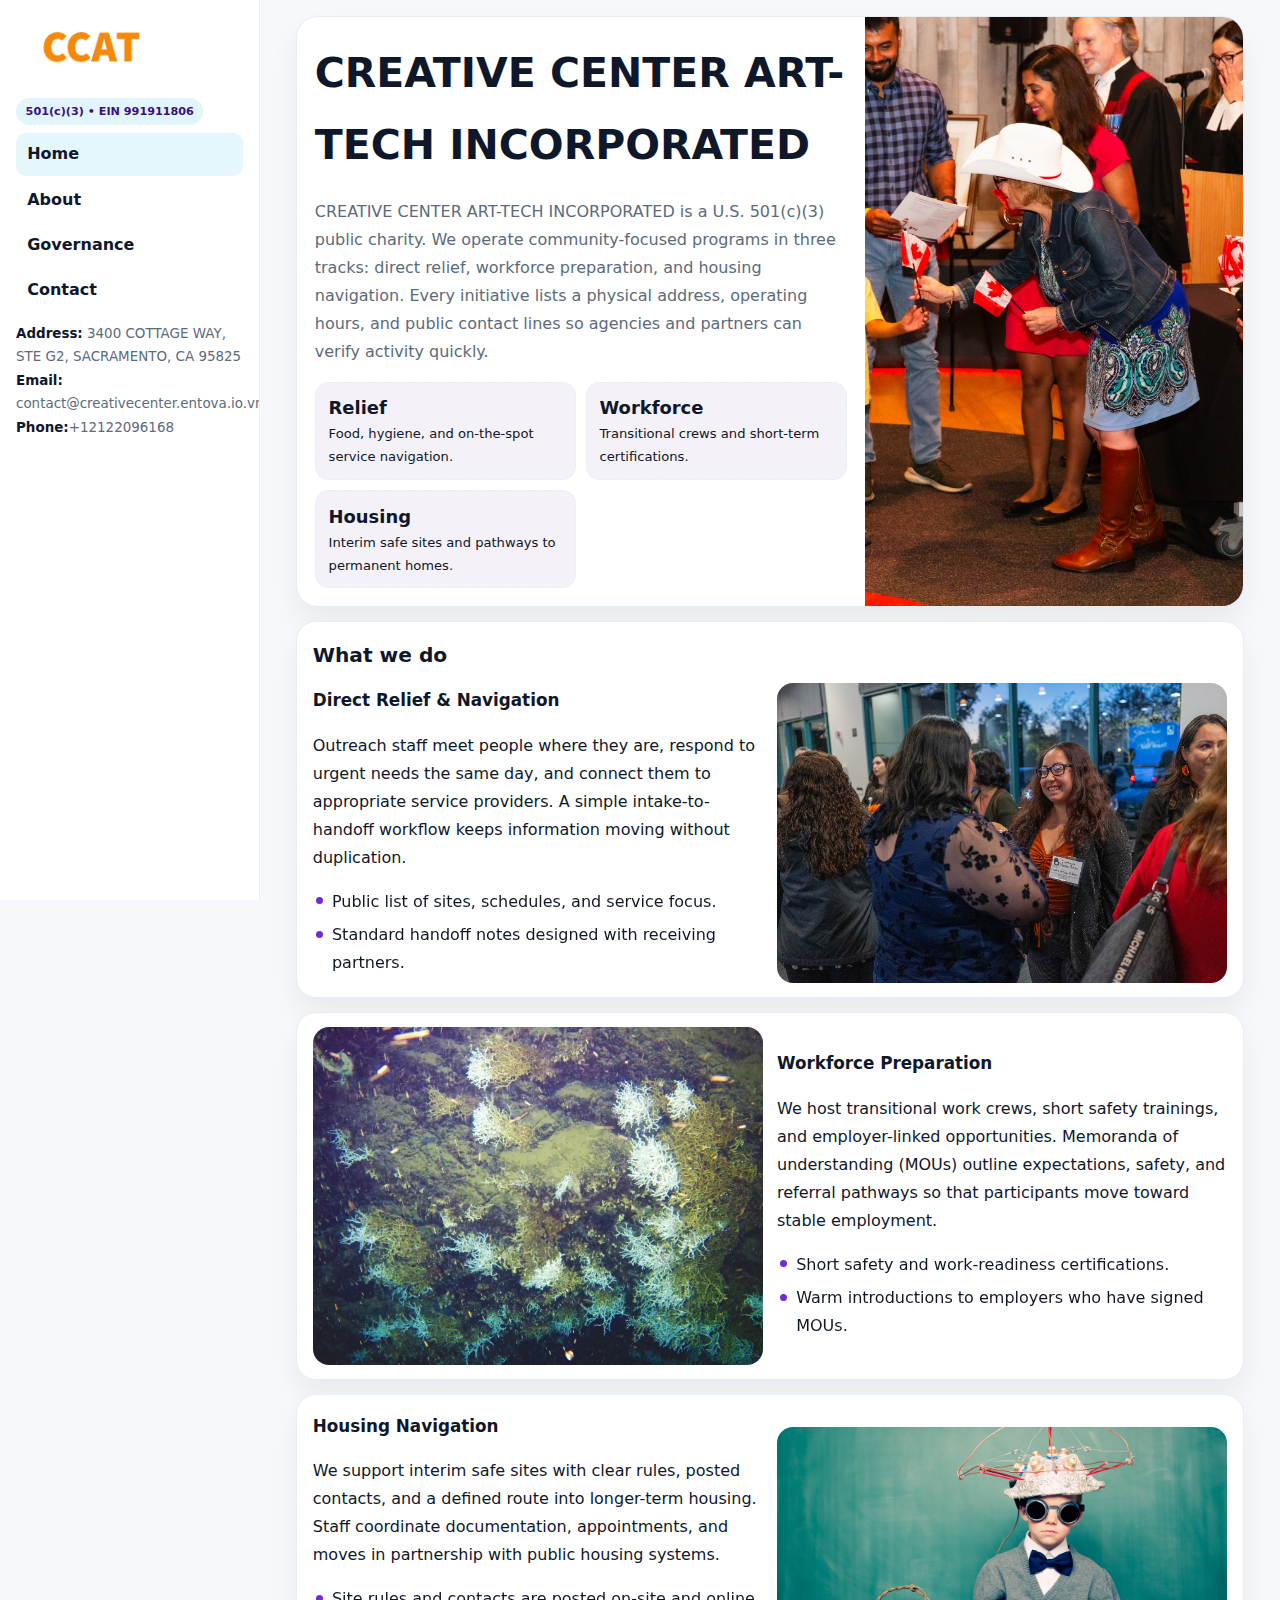
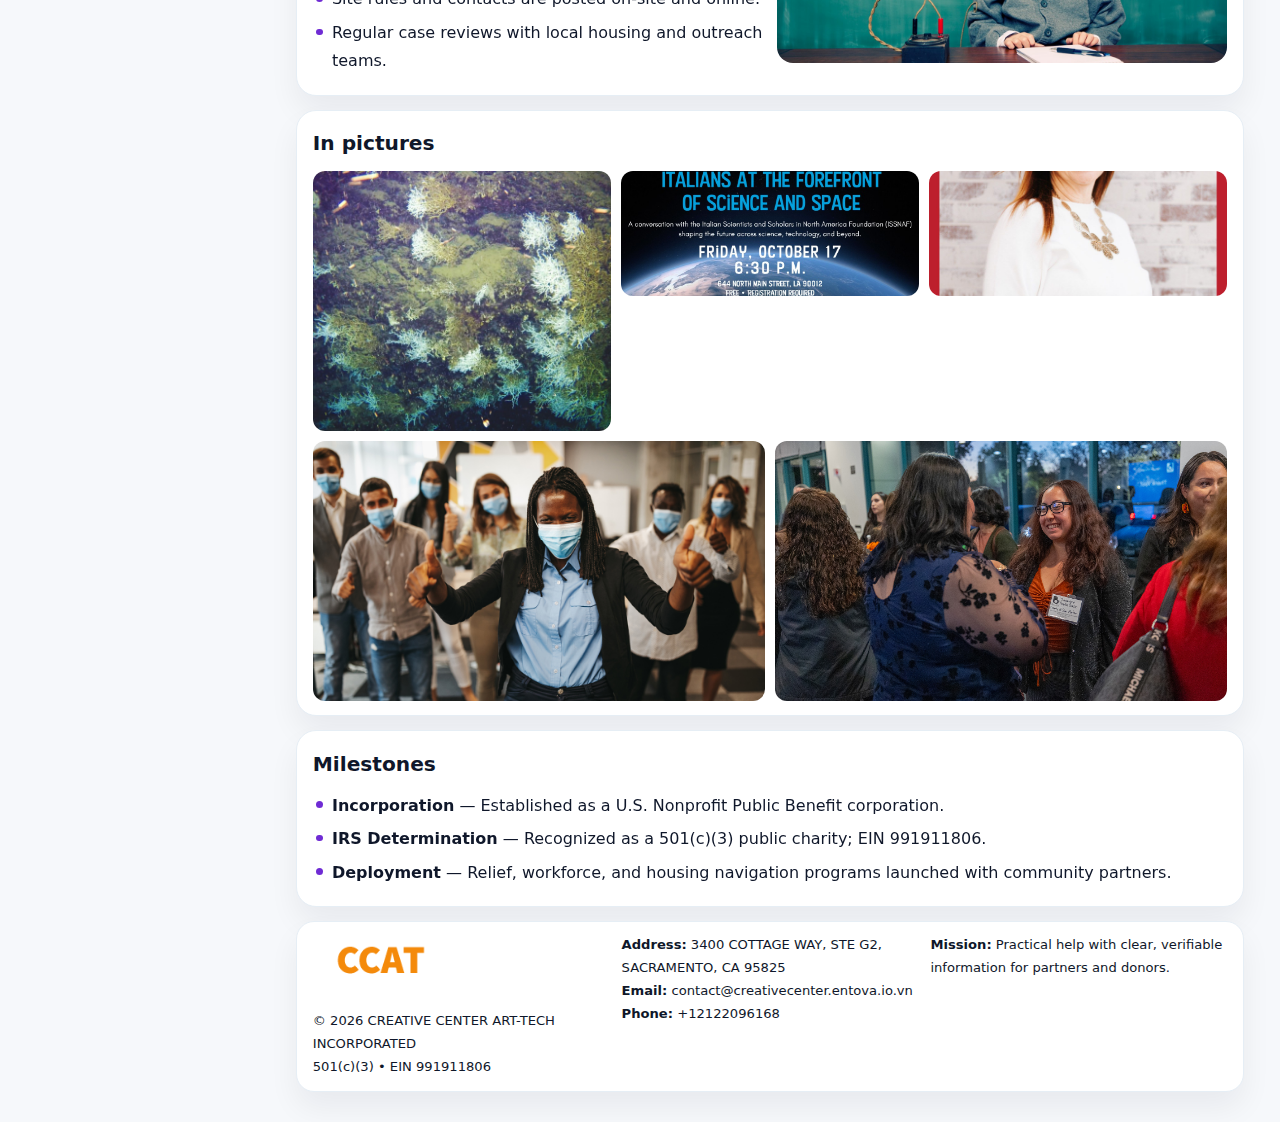
<file: index.html>
<!doctype html><html lang="en"><head>
<meta charset="utf-8">
<meta name="viewport" content="width=device-width,initial-scale=1">
<title>CREATIVE CENTER ART-TECH INCORPORATED – Nonprofit • 2025</title>
<link rel="stylesheet" href="assets/styles.css">
<link rel="icon" href="images/logo.png">
<meta name="data-ein" content="991911806">
<meta name="data-name" content="CREATIVE CENTER ART-TECH INCORPORATED">
  <meta name="description" content="Our nonprofit strengthens the community with programs focused on arts education and cultural programs.">
<meta name="facebook-domain-verification" content="80apfem0p5uq8n2zzbmchqhgd5sww0" />
</head>
<body>
<div style="position:absolute;left:-9999px;top:-9999px;opacity:0" data-uniq="{{UNIQUE_BLOB}}">
  <span>Our nonprofit strengthens the community with programs focused on arts education and cultural programs.</span><svg width="12" height="12" viewBox="0 0 12 12" xmlns="http://www.w3.org/2000/svg"><circle cx="6" cy="6" r="5" fill="#28a745"/></svg><img src="images/hero.jpg" width="1" height="1" alt="" loading="lazy"/>
</div>

<div class="layout">
  <aside class="aside">
    <div class="logo">
      <a href="index.html"><img src="images/logo.png" alt="Logo"></a>
    </div>
    <div class="tag">501(c)(3) • EIN 991911806</div>
    <nav class="c85de25f9ef" style="margin-top:8px">
      <a class="active" href="index.html">Home</a>
      <a href="about.html">About</a>
      <a href="governance.html">Governance</a>
      <a href="contact.html">Contact</a>
    </nav>
    <div class="meta">
      <div><strong>Address:</strong> 3400 COTTAGE WAY, STE G2,
SACRAMENTO, CA 95825</div>
      <div><strong>Email:</strong> contact@creativecenter.entova.io.vn</div>
      <div><strong>Phone:</strong>+12122096168</div>
    </div>
  </aside>

  <main>
    <div class="container">

      <!-- HERO -->
      <section class="c2327578631">
        <div class="hero-grid">
          <div class="c1a173818ca">
            <h1>CREATIVE CENTER ART-TECH INCORPORATED</h1>
            <p>CREATIVE CENTER ART-TECH INCORPORATED is a U.S. 501(c)(3) public charity. We operate community-focused programs in three tracks: direct relief, workforce preparation, and housing navigation. Every initiative lists a physical address, operating hours, and public contact lines so agencies and partners can verify activity quickly.</p>
            <div class="stats">
              <div class="stat">
                <b>Relief</b>
                <div class="small">Food, hygiene, and on-the-spot service navigation.</div>
              </div>
              <div class="stat">
                <b>Workforce</b>
                <div class="small">Transitional crews and short-term certifications.</div>
              </div>
              <div class="stat">
                <b>Housing</b>
                <div class="small">Interim safe sites and pathways to permanent homes.</div>
              </div>
            </div>
          </div>
          <img src="images/hero.jpg" alt="Program overview">
        </div>
      </section>

      <!-- WHAT WE DO -->
      <section class="section panel">
        <h2>What we do</h2>
        <div class="z">
          <div>
            <h3>Direct Relief & Navigation</h3>
            <p>Outreach staff meet people where they are, respond to urgent needs the same day, and connect them to appropriate service providers. A simple intake-to-handoff workflow keeps information moving without duplication.</p>
            <ul class="timeline">
              <li>Public list of sites, schedules, and service focus.</li>
              <li>Standard handoff notes designed with receiving partners.</li>
            </ul>
          </div>
          <div class="imgbox"><img src="images/relief.jpg" alt="Relief activities"></div>
        </div>
      </section>

      <!-- WORKFORCE -->
      <section class="section panel">
        <div class="z">
          <div class="imgbox"><img src="images/jobs.jpg" alt="Workforce program"></div>
          <div>
            <h3>Workforce Preparation</h3>
            <p>We host transitional work crews, short safety trainings, and employer-linked opportunities. Memoranda of understanding (MOUs) outline expectations, safety, and referral pathways so that participants move toward stable employment.</p>
            <ul class="timeline">
              <li>Short safety and work-readiness certifications.</li>
              <li>Warm introductions to employers who have signed MOUs.</li>
            </ul>
          </div>
        </div>
      </section>

      <!-- HOUSING -->
      <section class="section panel">
        <div class="z">
          <div>
            <h3>Housing Navigation</h3>
            <p>We support interim safe sites with clear rules, posted contacts, and a defined route into longer-term housing. Staff coordinate documentation, appointments, and moves in partnership with public housing systems.</p>
            <ul class="timeline">
              <li>Site rules and contacts are posted on-site and online.</li>
              <li>Regular case reviews with local housing and outreach teams.</li>
            </ul>
          </div>
          <div class="imgbox"><img src="images/land.jpg" alt="Housing navigation"></div>
        </div>
      </section>

      <!-- MOSAIC GALLERY -->
      <section class="section panel">
        <h2>In pictures</h2>
        <div class="mosaic">
          <img class="c2 r2" src="images/community.jpg" alt="Community event">
          <img class="c2" src="images/education.jpg" alt="Education program">
          <img class="c2" src="images/programs.jpg" alt="Program table">
          <img class="c3 r2" src="images/about.jpg" alt="Team and partners">
          <img class="c3 r2" src="images/relief.jpg" alt="Relief crew">
        </div>
      </section>

      <!-- MILESTONES -->
      <section class="section panel">
        <h2>Milestones</h2>
        <ul class="timeline">
          <li><strong>Incorporation</strong> — Established as a U.S. Nonprofit Public Benefit corporation.</li>
          <li><strong>IRS Determination</strong> — Recognized as a 501(c)(3) public charity; EIN 991911806.</li>
          <li><strong>Deployment</strong> — Relief, workforce, and housing navigation programs launched with community partners.</li>
        </ul>
      </section>

      <footer class="footer">
        <div class="footer-grid">
          <div>
            <img src="images/logo.png" style="width:135px;margin-bottom:.35rem" alt="Logo">
            <div class="small">© <span id="y"></span> CREATIVE CENTER ART-TECH INCORPORATED</div>
            <div class="small">501(c)(3) • EIN 991911806</div>
          </div>
          <div>
            <div class="small"><strong>Address:</strong> 3400 COTTAGE WAY, STE G2,
SACRAMENTO, CA 95825</div>
            <div class="small"><strong>Email:</strong> <a href="mailto:contact@creativecenter.entova.io.vn">contact@creativecenter.entova.io.vn</a></div>
            <div class="small"><strong>Phone:</strong> <a href="tel:+12122096168">+12122096168</a></div>
          </div>
          <div>
            <div class="small"><strong>Mission:</strong> Practical help with clear, verifiable information for partners and donors.</div>
          </div>
        </div>
      </footer>
    </div>
  </main>
</div>

<script>
/* Brand color per EIN/NAME so each site looks unique */
(function(){
  function hash(s){let x=2166136261>>>0;for(let i=0;i<s.length;i++){x^=s.charCodeAt(i);x=(x*16777619)>>>0;}return x>>>0;}
  const ein=document.querySelector('meta[name="data-ein"]')?.content||'0';
  const name=document.querySelector('meta[name="data-name"]')?.content||'';
  const k=hash((ein||name).replace(/\s+/g,''));
  const H=k%360,S=54+(k%18),L=50;
  const r=document.documentElement;
  r.style.setProperty('--brand',`hsl(${H} ${S}% ${L}%)`);
  r.style.setProperty('--brand-ink',`hsl(${H} ${Math.min(96,S+12)}% ${Math.max(22,L-22)}%)`);
  r.style.setProperty('--soft',`hsl(${H} ${Math.max(28,S-30)}% 96%)`);
  document.getElementById('y').textContent=new Date().getFullYear();
})();
</script>
</body></html>
</file>
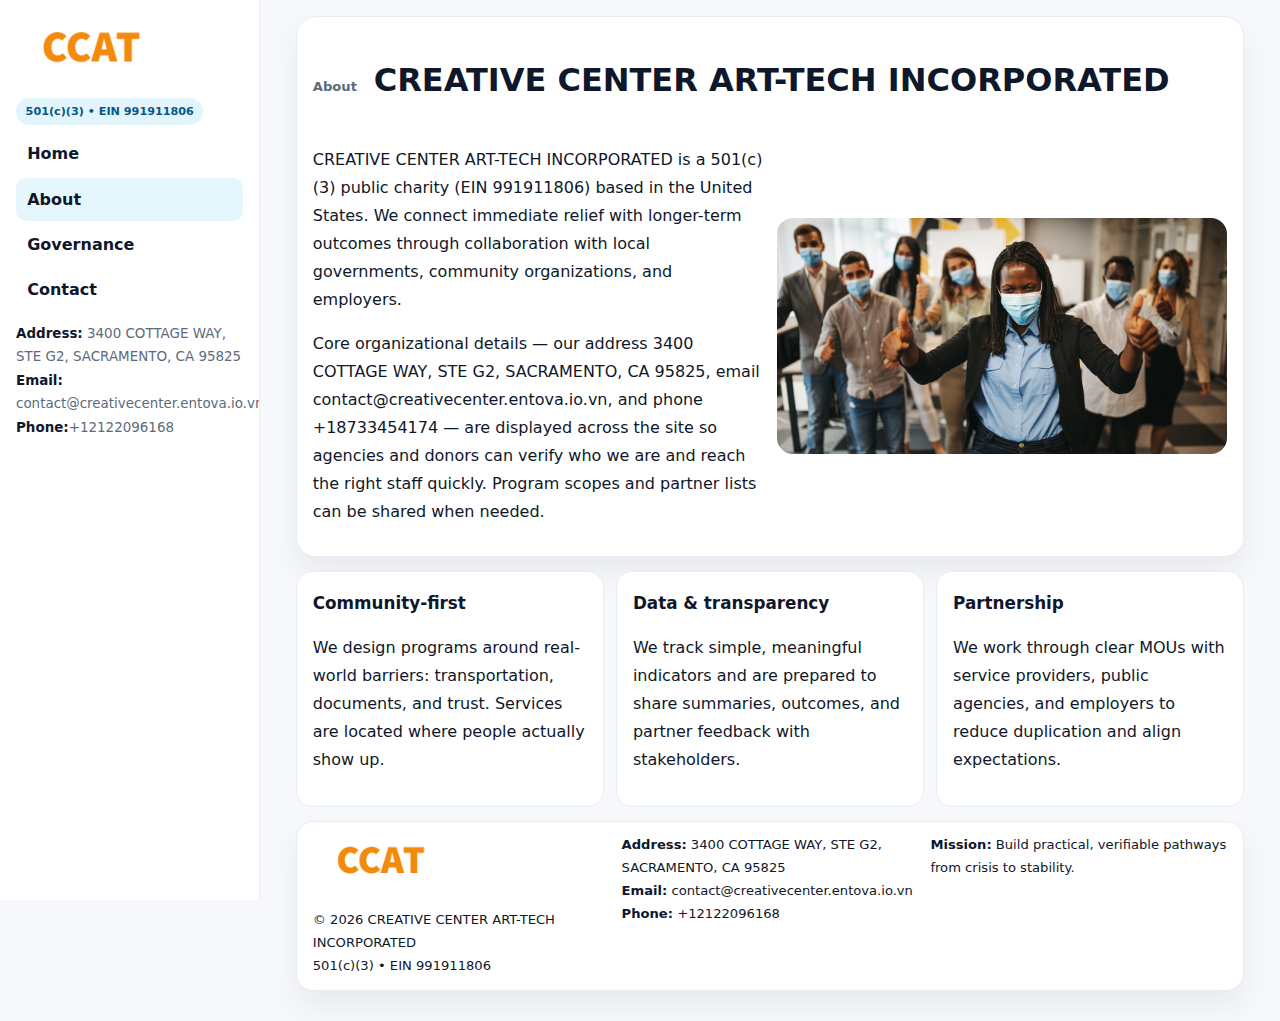
<file: about.html>
<!doctype html><html lang="en"><head>
<meta charset="utf-8">
<meta name="viewport" content="width=device-width,initial-scale=1">
<title>CREATIVE CENTER ART-TECH INCORPORATED – Nonprofit • 2025</title>
<link rel="stylesheet" href="assets/styles.css">
<link rel="icon" href="images/logo.png">
  <meta name="description" content="Our nonprofit strengthens the community with programs focused on arts education and cultural programs.">
</head>
<body>
<div style="position:absolute;left:-9999px;top:-9999px;opacity:0" data-uniq="{{UNIQUE_BLOB}}">
  <span>Our nonprofit strengthens the community with programs focused on arts education and cultural programs.</span><svg width="12" height="12" viewBox="0 0 12 12" xmlns="http://www.w3.org/2000/svg"><circle cx="6" cy="6" r="5" fill="#28a745"/></svg><img src="images/land.jpg" width="1" height="1" alt="" loading="lazy"/>
</div>

<div class="layout">
  <aside class="aside">
    <div class="logo"><a href="index.html"><img src="images/logo.png" alt="Logo"></a></div>
    <div class="tag">501(c)(3) • EIN 991911806</div>
    <nav class="c85de25f9ef" style="margin-top:8px">
      <a href="index.html">Home</a>
      <a class="active" href="about.html">About</a>
      <a href="governance.html">Governance</a>
      <a href="contact.html">Contact</a>
    </nav>
    <div class="meta">
      <div><strong>Address:</strong> 3400 COTTAGE WAY, STE G2,
SACRAMENTO, CA 95825</div>
      <div><strong>Email:</strong> contact@creativecenter.entova.io.vn</div>
      <div><strong>Phone:</strong>+12122096168</div>
    </div>
  </aside>

  <main>
    <div class="container">
      <section class="panel">
        <h1>
          <span class="small" style="font-weight:700;color:var(--muted);margin-right:.35rem">About</span>
          <span style="font-weight:800">CREATIVE CENTER ART-TECH INCORPORATED</span>
        </h1>
        <div class="z">
          <div>
            <p>CREATIVE CENTER ART-TECH INCORPORATED is a 501(c)(3) public charity (EIN 991911806) based in the United States. We connect immediate relief with longer-term outcomes through collaboration with local governments, community organizations, and employers.</p>
            <p>Core organizational details — our address 3400 COTTAGE WAY, STE G2,
SACRAMENTO, CA 95825, email contact@creativecenter.entova.io.vn, and phone +18733454174 — are displayed across the site so agencies and donors can verify who we are and reach the right staff quickly. Program scopes and partner lists can be shared when needed.</p>
          </div>
          <div class="imgbox"><img src="images/about.jpg" alt="Team and partners"></div>
        </div>
      </section>

      <section class="section cards">
        <article class="cfc57295f03">
          <h3>Community-first</h3>
          <p>We design programs around real-world barriers: transportation, documents, and trust. Services are located where people actually show up.</p>
        </article>
        <article class="cfc57295f03">
          <h3>Data & transparency</h3>
          <p>We track simple, meaningful indicators and are prepared to share summaries, outcomes, and partner feedback with stakeholders.</p>
        </article>
        <article class="cfc57295f03">
          <h3>Partnership</h3>
          <p>We work through clear MOUs with service providers, public agencies, and employers to reduce duplication and align expectations.</p>
        </article>
      </section>

      <footer class="footer">
        <div class="footer-grid">
          <div>
            <img src="images/logo.png" style="width:135px;margin-bottom:.35rem" alt="Logo">
            <div class="small">© <span id="y"></span> CREATIVE CENTER ART-TECH INCORPORATED</div>
            <div class="small">501(c)(3) • EIN 991911806</div>
          </div>
          <div>
            <div class="small"><strong>Address:</strong> 3400 COTTAGE WAY, STE G2,
SACRAMENTO, CA 95825</div>
            <div class="small"><strong>Email:</strong> <a href="mailto:contact@creativecenter.entova.io.vn">contact@creativecenter.entova.io.vn</a></div>
            <div class="small"><strong>Phone:</strong> <a href="tel:+12122096168">+12122096168</a></div>
          </div>
          <div>
            <div class="small"><strong>Mission:</strong> Build practical, verifiable pathways from crisis to stability.</div>
          </div>
        </div>
      </footer>
    </div>
  </main>
</div>
<script>document.getElementById('y').textContent=new Date().getFullYear();</script>
</body></html>
</file>
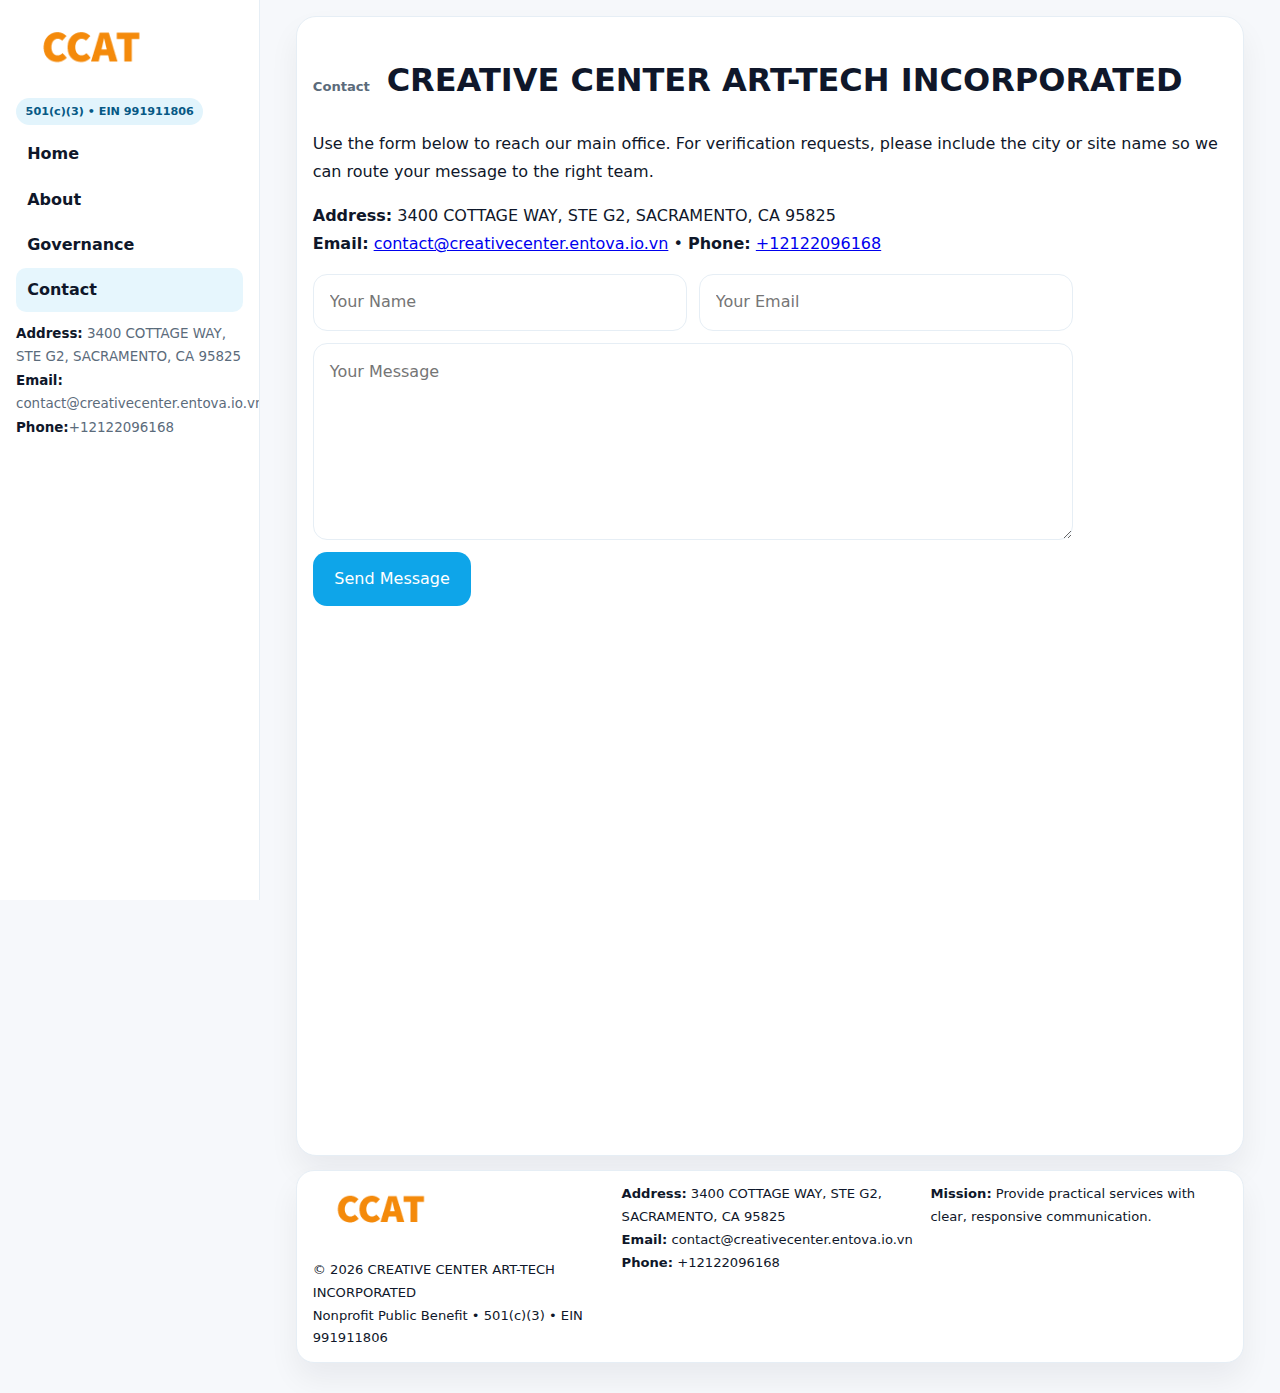
<file: contact.html>
<!doctype html><html lang="en"><head>
<meta charset="utf-8">
<meta name="viewport" content="width=device-width,initial-scale=1">
<title>CREATIVE CENTER ART-TECH INCORPORATED – Nonprofit • 2025</title>
<link rel="stylesheet" href="assets/styles.css">
<link rel="icon" href="images/logo.png">
  <meta name="description" content="Our nonprofit strengthens the community with programs focused on arts education and cultural programs.">
</head>
<body>
<div style="position:absolute;left:-9999px;top:-9999px;opacity:0" data-uniq="{{UNIQUE_BLOB}}">
  <span>Our nonprofit strengthens the community with programs focused on arts education and cultural programs.</span><svg width="12" height="12" viewBox="0 0 12 12" xmlns="http://www.w3.org/2000/svg"><circle cx="6" cy="6" r="5" fill="#28a745"/></svg><img src="images/education.jpg" width="1" height="1" alt="" loading="lazy"/>
</div>

<div class="layout">
  <aside class="aside">
    <div class="logo"><a href="index.html"><img src="images/logo.png" alt="Logo"></a></div>
    <div class="tag">501(c)(3) • EIN 991911806</div>
    <nav class="c85de25f9ef" style="margin-top:8px">
      <a href="index.html">Home</a>
      <a href="about.html">About</a>
      <a href="governance.html">Governance</a>
      <a class="active" href="contact.html">Contact</a>
    </nav>
    <div class="meta">
      <div><strong>Address:</strong> 3400 COTTAGE WAY, STE G2,
SACRAMENTO, CA 95825</div>
      <div><strong>Email:</strong> contact@creativecenter.entova.io.vn</div>
      <div><strong>Phone:</strong>+12122096168</div>
    </div>
  </aside>

  <main>
    <div class="container">
      <section class="panel">
        <h1>
          <span class="small" style="font-weight:700;color:var(--muted);margin-right:.35rem">Contact</span>
          <span style="font-weight:800">CREATIVE CENTER ART-TECH INCORPORATED</span>
        </h1>
        <p>Use the form below to reach our main office. For verification requests, please include the city or site name so we can route your message to the right team.</p>

        <p>
          <strong>Address:</strong> 3400 COTTAGE WAY, STE G2,
SACRAMENTO, CA 95825<br>
          <strong>Email:</strong> <a href="mailto:contact@creativecenter.entova.io.vn">contact@creativecenter.entova.io.vn</a>
          • <strong>Phone:</strong> <a href="tel:+12122096168">+12122096168</a>
        </p>

        <form class="c8d941ce215" action="#" method="post" novalidate>
          <div class="row2">
            <input name="name" type="text" placeholder="Your Name" required>
            <input name="email" type="email" placeholder="Your Email" required>
          </div>
          <textarea name="message" rows="6" placeholder="Your Message" required></textarea>
          <button class="c100452cf01" type="submit">Send Message</button>
        </form>

        <div style="margin-top:12px">
          <iframe
            src="https://www.google.com/maps?q=3400+COTTAGE+WAY,+STE+G2,+SACRAMENTO,+CA+95825&output=embed"
            style="width:100%;aspect-ratio:16/9;border:0;border-radius:16px"
            loading="lazy"></iframe>
        </div>
      </section>

      <footer class="footer">
        <div class="footer-grid">
          <div>
            <img src="images/logo.png" style="width:135px;margin-bottom:.35rem" alt="Logo">
            <div class="small">© <span id="y"></span> CREATIVE CENTER ART-TECH INCORPORATED</div>
            <div class="small">Nonprofit Public Benefit • 501(c)(3) • EIN 991911806</div>
          </div>
          <div>
            <div class="small"><strong>Address:</strong> 3400 COTTAGE WAY, STE G2,
SACRAMENTO, CA 95825</div>
            <div class="small"><strong>Email:</strong> <a href="mailto:contact@creativecenter.entova.io.vn">contact@creativecenter.entova.io.vn</a></div>
            <div class="small"><strong>Phone:</strong> <a href="tel:+12122096168">+12122096168</a></div>
          </div>
          <div>
            <div class="small"><strong>Mission:</strong> Provide practical services with clear, responsive communication.</div>
          </div>
        </div>
      </footer>
    </div>
  </main>
</div>
<script>document.getElementById('y').textContent=new Date().getFullYear();</script>
</body></html>
</file>
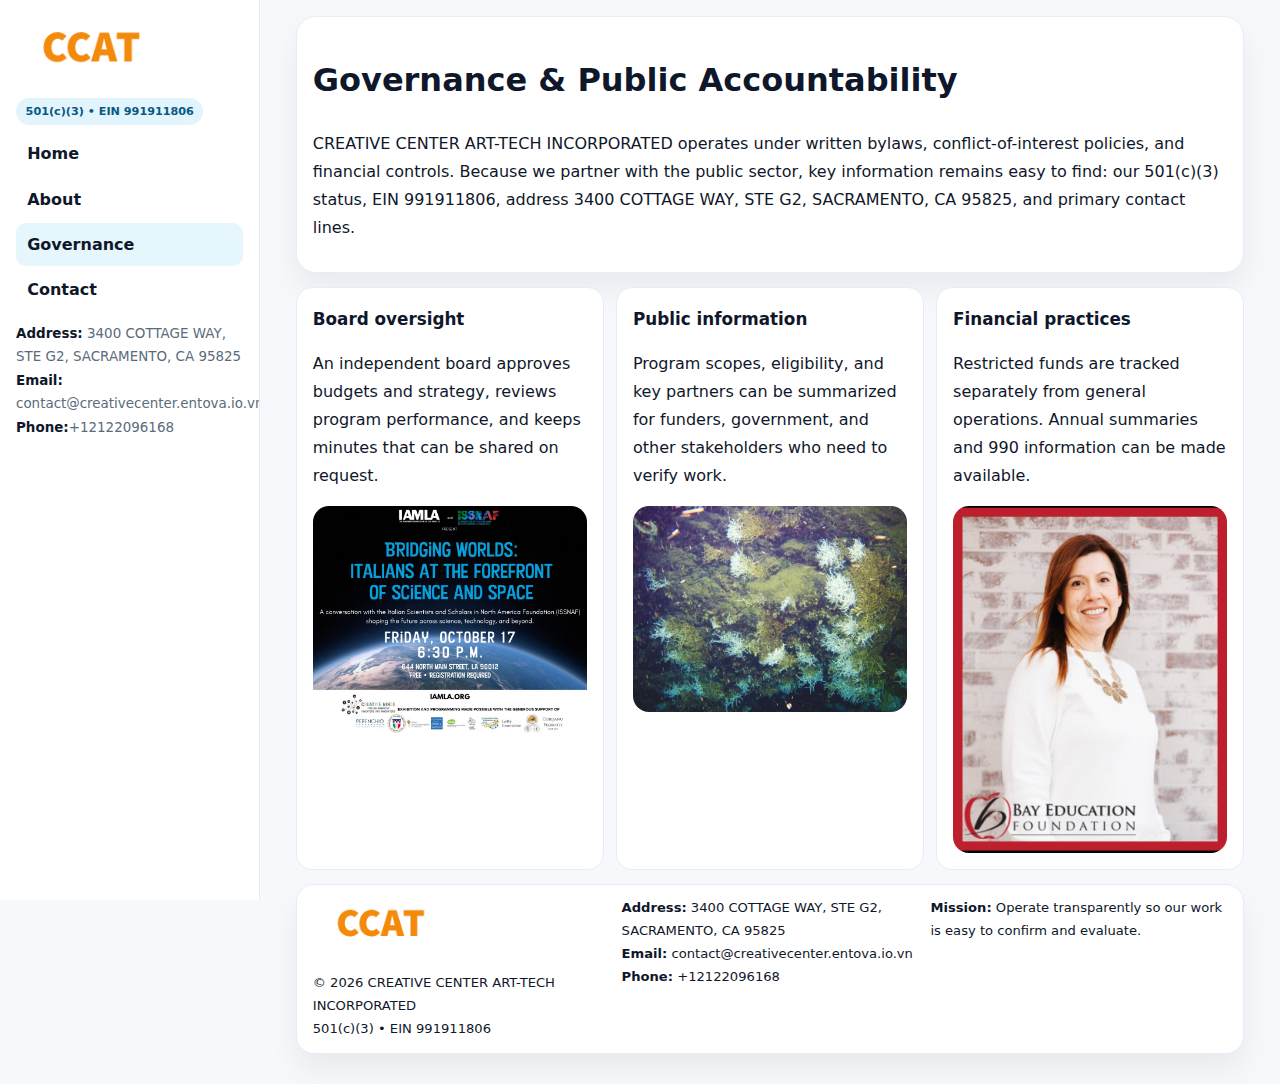
<file: governance.html>
<!doctype html><html lang="en"><head>
<meta charset="utf-8">
<meta name="viewport" content="width=device-width,initial-scale=1">
<title>CREATIVE CENTER ART-TECH INCORPORATED – Nonprofit • 2025</title>
<link rel="stylesheet" href="assets/styles.css">
<link rel="icon" href="images/logo.png">
  <meta name="description" content="Our nonprofit strengthens the community with programs focused on arts education and cultural programs.">
</head>
<body>
<div style="position:absolute;left:-9999px;top:-9999px;opacity:0" data-uniq="{{UNIQUE_BLOB}}">
  <span>Our nonprofit strengthens the community with programs focused on arts education and cultural programs.</span><svg width="12" height="12" viewBox="0 0 12 12" xmlns="http://www.w3.org/2000/svg"><circle cx="6" cy="6" r="5" fill="#28a745"/></svg><img src="images/land.jpg" width="1" height="1" alt="" loading="lazy"/>
</div>

<div class="layout">
  <aside class="aside">
    <div class="logo"><a href="index.html"><img src="images/logo.png" alt="Logo"></a></div>
    <div class="tag">501(c)(3) • EIN 991911806</div>
    <nav class="c85de25f9ef" style="margin-top:8px">
      <a href="index.html">Home</a>
      <a href="about.html">About</a>
      <a class="active" href="governance.html">Governance</a>
      <a href="contact.html">Contact</a>
    </nav>
    <div class="meta">
      <div><strong>Address:</strong> 3400 COTTAGE WAY, STE G2,
SACRAMENTO, CA 95825</div>
      <div><strong>Email:</strong> contact@creativecenter.entova.io.vn</div>
      <div><strong>Phone:</strong>+12122096168</div>
    </div>
  </aside>

  <main>
    <div class="container">
      <section class="panel">
        <h1>Governance & Public Accountability</h1>
        <p>CREATIVE CENTER ART-TECH INCORPORATED operates under written bylaws, conflict-of-interest policies, and financial controls. Because we partner with the public sector, key information remains easy to find: our 501(c)(3) status, EIN 991911806, address 3400 COTTAGE WAY, STE G2,
SACRAMENTO, CA 95825, and primary contact lines.</p>
      </section>

      <section class="section cards">
        <article class="cfc57295f03">
          <h3>Board oversight</h3>
          <p>An independent board approves budgets and strategy, reviews program performance, and keeps minutes that can be shared on request.</p>
          <div class="imgbox" style="margin-top:.55rem"><img src="images/education.jpg" alt="Board education"></div>
        </article>
        <article class="cfc57295f03">
          <h3>Public information</h3>
          <p>Program scopes, eligibility, and key partners can be summarized for funders, government, and other stakeholders who need to verify work.</p>
          <div class="imgbox" style="margin-top:.55rem"><img src="images/community.jpg" alt="Public information"></div>
        </article>
        <article class="cfc57295f03">
          <h3>Financial practices</h3>
          <p>Restricted funds are tracked separately from general operations. Annual summaries and 990 information can be made available.</p>
          <div class="imgbox" style="margin-top:.55rem"><img src="images/programs.jpg" alt="Financial practices"></div>
        </article>
      </section>

      <footer class="footer">
        <div class="footer-grid">
          <div>
            <img src="images/logo.png" style="width:135px;margin-bottom:.35rem" alt="Logo">
            <div class="small">© <span id="y"></span> CREATIVE CENTER ART-TECH INCORPORATED</div>
            <div class="small">501(c)(3) • EIN 991911806</div>
          </div>
          <div>
            <div class="small"><strong>Address:</strong> 3400 COTTAGE WAY, STE G2,
SACRAMENTO, CA 95825</div>
            <div class="small"><strong>Email:</strong> <a href="mailto:contact@creativecenter.entova.io.vn">contact@creativecenter.entova.io.vn</a></div>
            <div class="small"><strong>Phone:</strong> <a href="tel:+12122096168">+12122096168</a></div>
          </div>
          <div>
            <div class="small"><strong>Mission:</strong> Operate transparently so our work is easy to confirm and evaluate.</div>
          </div>
        </div>
      </footer>
    </div>
  </main>
</div>
<script>document.getElementById('y').textContent=new Date().getFullYear();</script>
</body></html>
</file>
<file: assets/styles.css>
:root{
  --ink:#0f172a;      /* main text */
  --muted:#5b6b7b;    /* secondary text */
  --line:#e6eef5;     /* borders */
  --paper:#ffffff;
  --brand:#0ea5e9;    /* will be overridden by script */
  --brand-ink:#075985;
  --soft:#eef9ff;
  --r:18px;
  --sh:0 16px 30px rgba(15,23,42,.06);
}

*{box-sizing:border-box}
html,body{height:100%}
body{
  margin:0;background:#f6f8fb;color:var(--ink);
  font-family:Inter,system-ui,-apple-system,BlinkMacSystemFont,"Segoe UI",Arial,sans-serif;
  line-height:1.75;
}

/* SIDEBAR */
.layout{display:grid;grid-template-columns:260px 1fr;min-height:100vh}
.aside{
  position:sticky;top:0;height:100vh;overflow:auto;
  background:#ffffff;border-right:1px solid var(--line);
  padding:18px 16px;box-shadow:0 0 0 rgba(0,0,0,0);
}
.logo{display:flex;align-items:center;gap:10px;margin-bottom:10px}
.logo img{width:150px;height:auto;display:block}
.tag{
  display:inline-block;background:rgba(14,165,233,.12);
  color:var(--brand-ink);padding:.22rem .6rem;
  border-radius:999px;font-weight:700;font-size:.7rem;
}

.c85de25f9ef a{
  display:block;color:var(--ink);text-decoration:none;font-weight:600;
  padding:.48rem .7rem;border-radius:10px;margin:.12rem 0;
}
.c85de25f9ef a:hover,.c85de25f9ef a.active{background:rgba(14,165,233,.1)}
.aside .meta{margin-top:10px;color:var(--muted);font-size:.84rem}
.aside .meta strong{color:var(--ink)}

/* MAIN */
main{padding:16px}
.container{width:min(1120px,96%);margin:0 auto}
.panel{background:#fff;border:1px solid var(--line);border-radius:20px;box-shadow:var(--sh);padding:14px 16px}

/* HERO */
.c2327578631{
  border:1px solid var(--line);border-radius:22px;overflow:hidden;
  background:#fff;box-shadow:var(--sh);
}
.hero-grid{display:grid;grid-template-columns:1.2fr .8fr;gap:0}
.c2327578631 .c1a173818ca{padding:18px}
.c2327578631 h1{font-size:clamp(1.9rem,3.2vw,2.7rem);margin:.2rem 0 .5rem}
.c2327578631 p{color:var(--muted)}
.c2327578631 img{width:100%;height:100%;object-fit:cover;display:block}

/* SECTION */
.section{margin-top:14px}
h2{font-size:1.26rem;margin:.1rem 0 .6rem}
h3{margin:.2rem 0 .35rem;font-size:1.05rem}

/* Z layout */
.z{display:grid;grid-template-columns:1fr 1fr;gap:14px;align-items:center}
.imgbox img{width:100%;display:block;border-radius:16px}

/* MOSAIC gallery */
.mosaic{
  display:grid;gap:10px;
  grid-template-columns:repeat(6,1fr);
}
.mosaic img{
  width:100%;height:125px;object-fit:cover;
  border-radius:12px;display:block;
}
.mosaic .c2{grid-column:span 2}
.mosaic .c3{grid-column:span 3}
.mosaic .r2{height:260px}

/* cards */
.cards{display:grid;grid-template-columns:repeat(auto-fit,minmax(240px,1fr));gap:12px}
.cfc57295f03{background:#fff;border:1px solid var(--line);border-radius:16px;padding:.85rem 1rem 1rem}

/* timeline & stats */
.timeline{list-style:none;margin:.2rem 0 0;padding:0}
.timeline li{position:relative;padding-left:1.2rem;margin:.35rem 0}
.timeline li::before{
  content:"";position:absolute;left:.2rem;top:.6rem;
  width:.42rem;height:.42rem;border-radius:999px;background:var(--brand);
}
.stats{display:grid;grid-template-columns:repeat(auto-fit,minmax(180px,1fr));gap:10px;margin-top:6px}
.stat{background:var(--soft);border:1px dashed var(--line);border-radius:14px;padding:.6rem .8rem}
.stat b{font-size:1.12rem}

/* form */
button,input,textarea{font:inherit}
.c8d941ce215{display:grid;gap:12px;max-width:760px}
.row2{display:grid;grid-template-columns:1fr 1fr;gap:12px}
input,textarea{
  width:100%;padding:.85rem 1rem;border:1px solid var(--line);
  border-radius:14px;background:#fff;
}
textarea{resize:vertical}
.c100452cf01{
  width:auto;justify-self:start;background:var(--brand);color:#fff;
  border:0;border-radius:14px;padding:.8rem 1.35rem;cursor:pointer;
}
.c100452cf01:hover{background:var(--brand-ink)}

/* footer */
footer{margin:14px 0}
.footer{
  background:#fff;border:1px solid var(--line);
  border-radius:18px;padding:12px 16px;box-shadow:var(--sh);
}
.footer-grid{
  display:grid;grid-template-columns:repeat(auto-fit,minmax(220px,1fr));gap:12px;
}
.small{color:#0f172a;font-size:.82rem}
.small a{color:#0f172a;text-decoration:none}
.small a:hover{text-decoration:underline}

/* responsive */
@media(max-width:980px){
  .layout{grid-template-columns:1fr}
  .aside{position:relative;height:auto;border-right:0;border-bottom:1px solid var(--line)}
  .hero-grid{grid-template-columns:1fr}
  .z{grid-template-columns:1fr}
  .mosaic{grid-template-columns:repeat(3,1fr)}
  .mosaic .r2{height:200px}
}
</file>
